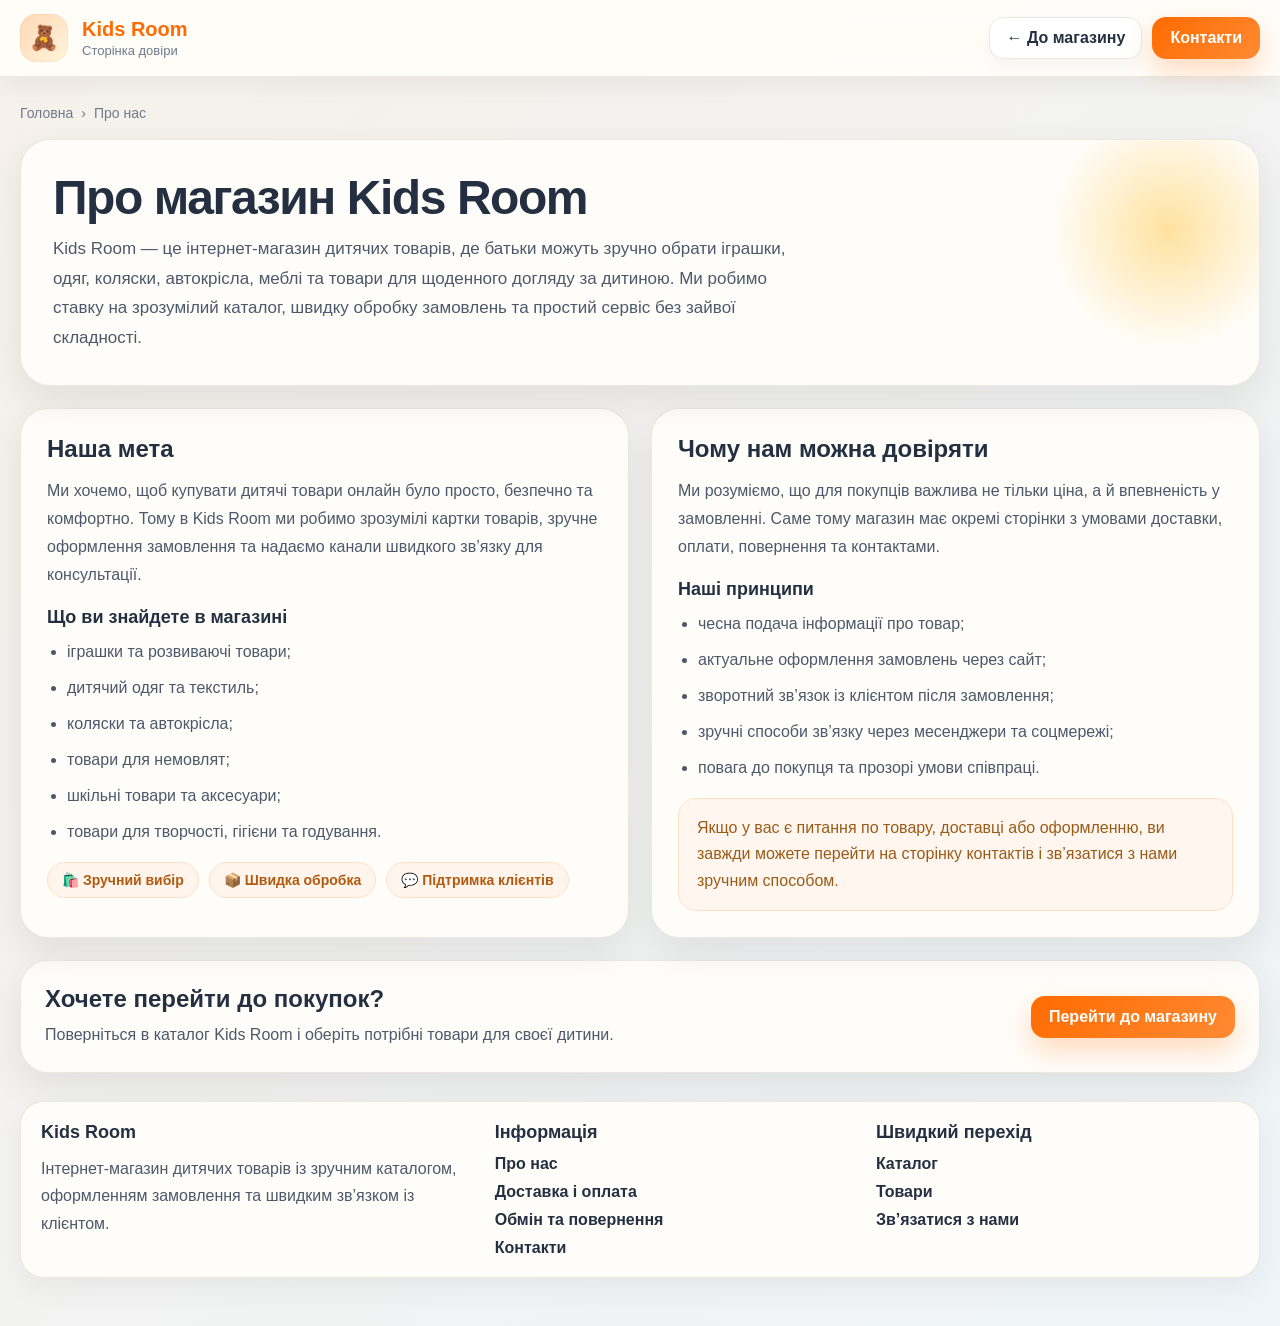
<file: about.html>
<!DOCTYPE html>
<html lang="uk">
<head>
  <meta charset="UTF-8">
  <meta name="viewport" content="width=device-width, initial-scale=1.0">
  <title>Kids Room — Про нас</title>
  <link rel="stylesheet" href="trust-pages.css">
</head>
<body class="trust-page-body">
  <header class="trust-topbar">
    <div class="trust-topbar-inner">
      <div class="trust-brand">
        <div class="trust-brand-logo">🧸</div>
        <div class="trust-brand-text">
          <span class="logo">Kids Room</span>
          <small>Сторінка довіри</small>
        </div>
      </div>

      <div class="trust-topbar-actions">
        <a class="trust-mini-btn" href="index.html">← До магазину</a>
        <a class="trust-primary-btn" href="contacts.html">Контакти</a>
      </div>
    </div>
  </header>

  <main class="trust-shell">
    <div class="trust-breadcrumbs">
      <a href="index.html">Головна</a>
      <span>›</span>
      <span>Про нас</span>
    </div>

    <section class="trust-hero">
      <h1>Про магазин Kids Room</h1>
      <p>
        Kids Room — це інтернет-магазин дитячих товарів, де батьки можуть зручно обрати
        іграшки, одяг, коляски, автокрісла, меблі та товари для щоденного догляду за дитиною.
        Ми робимо ставку на зрозумілий каталог, швидку обробку замовлень та простий сервіс без зайвої складності.
      </p>
    </section>

    <section class="trust-grid">
      <article class="trust-card">
        <h2>Наша мета</h2>
        <p>
          Ми хочемо, щоб купувати дитячі товари онлайн було просто, безпечно та комфортно.
          Тому в Kids Room ми робимо зрозумілі картки товарів, зручне оформлення замовлення
          та надаємо канали швидкого зв’язку для консультації.
        </p>

        <h3>Що ви знайдете в магазині</h3>
        <ul>
          <li>іграшки та розвиваючі товари;</li>
          <li>дитячий одяг та текстиль;</li>
          <li>коляски та автокрісла;</li>
          <li>товари для немовлят;</li>
          <li>шкільні товари та аксесуари;</li>
          <li>товари для творчості, гігієни та годування.</li>
        </ul>

        <div class="trust-badges">
          <span class="trust-badge">🛍️ Зручний вибір</span>
          <span class="trust-badge">📦 Швидка обробка</span>
          <span class="trust-badge">💬 Підтримка клієнтів</span>
        </div>
      </article>

      <article class="trust-card">
        <h2>Чому нам можна довіряти</h2>
        <p>
          Ми розуміємо, що для покупців важлива не тільки ціна, а й впевненість у замовленні.
          Саме тому магазин має окремі сторінки з умовами доставки, оплати, повернення та контактами.
        </p>

        <h3>Наші принципи</h3>
        <ul>
          <li>чесна подача інформації про товар;</li>
          <li>актуальне оформлення замовлень через сайт;</li>
          <li>зворотний зв’язок із клієнтом після замовлення;</li>
          <li>зручні способи зв’язку через месенджери та соцмережі;</li>
          <li>повага до покупця та прозорі умови співпраці.</li>
        </ul>

        <div class="trust-highlight">
          Якщо у вас є питання по товару, доставці або оформленню, ви завжди можете перейти
          на сторінку контактів і зв’язатися з нами зручним способом.
        </div>
      </article>
    </section>

    <section class="trust-cta">
      <div class="trust-cta-text">
        <h2>Хочете перейти до покупок?</h2>
        <p>Поверніться в каталог Kids Room і оберіть потрібні товари для своєї дитини.</p>
      </div>
      <a class="trust-primary-btn" href="index.html">Перейти до магазину</a>
    </section>

    <footer class="trust-footer">
      <div class="trust-footer-grid">
        <div>
          <h3>Kids Room</h3>
          <p>Інтернет-магазин дитячих товарів із зручним каталогом, оформленням замовлення та швидким зв’язком із клієнтом.</p>
        </div>
        <div>
          <h3>Інформація</h3>
          <div class="trust-footer-links">
            <a href="about.html">Про нас</a>
            <a href="delivery-payment.html">Доставка і оплата</a>
            <a href="returns.html">Обмін та повернення</a>
            <a href="contacts.html">Контакти</a>
          </div>
        </div>
        <div>
          <h3>Швидкий перехід</h3>
          <div class="trust-footer-links">
            <a href="index.html">Каталог</a>
            <a href="index.html#products">Товари</a>
            <a href="contacts.html">Зв’язатися з нами</a>
          </div>
        </div>
      </div>
    </footer>
  </main>
</body>
</html>
</file>
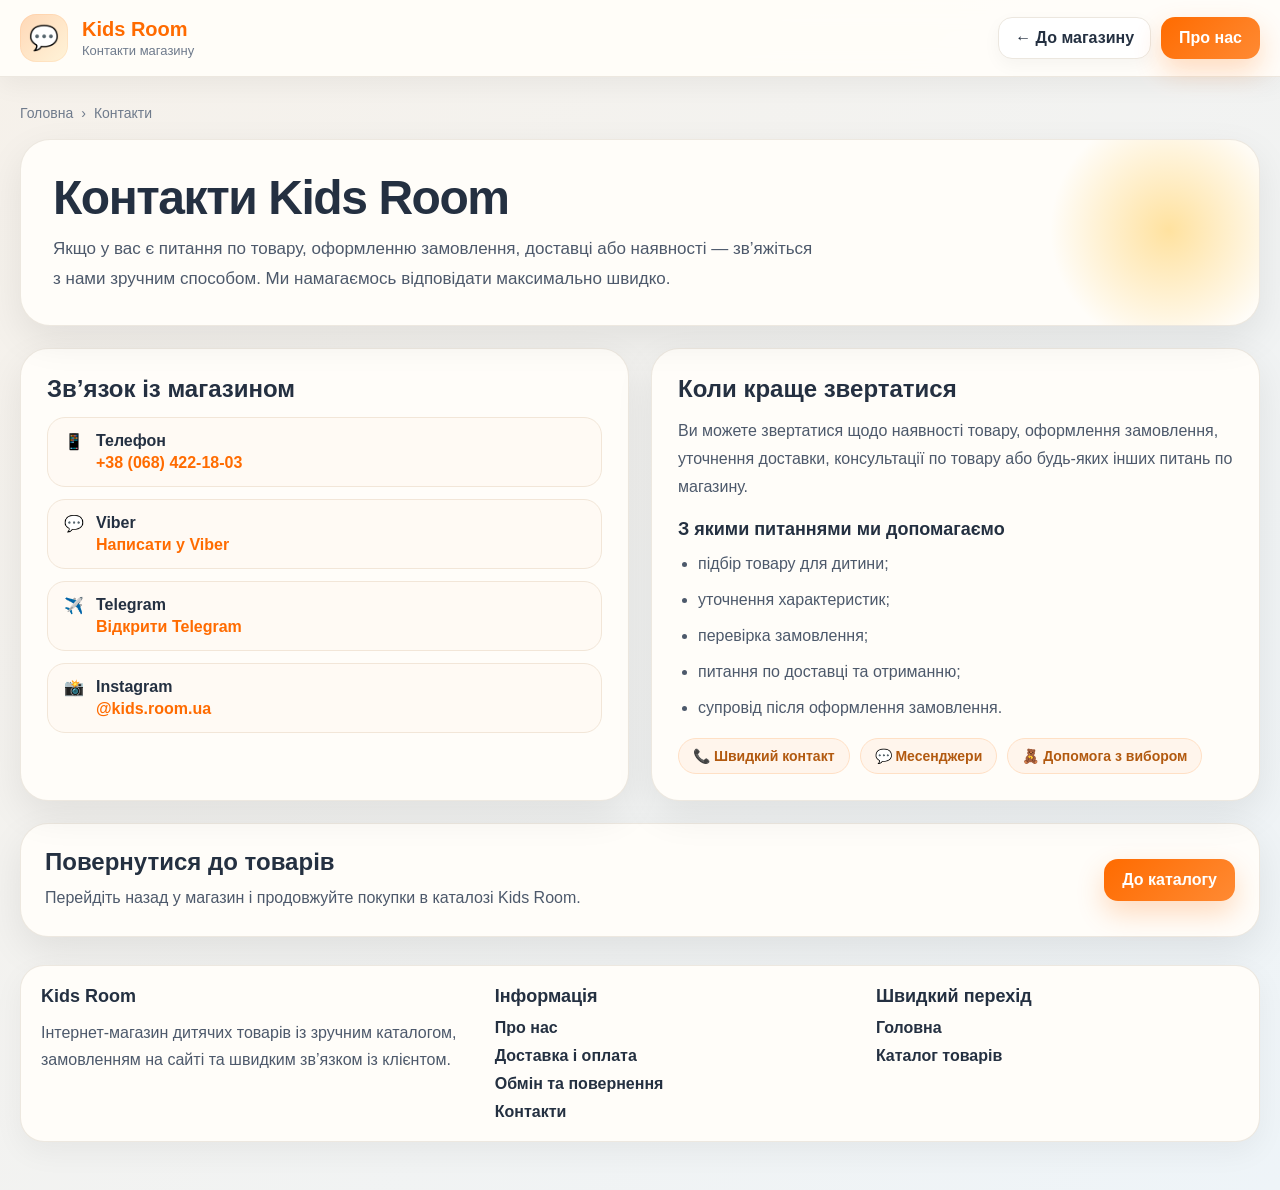
<file: contacts.html>
<!DOCTYPE html>
<html lang="uk">
<head>
  <meta charset="UTF-8">
  <meta name="viewport" content="width=device-width, initial-scale=1.0">
  <title>Kids Room — Контакти</title>
  <link rel="stylesheet" href="trust-pages.css">
</head>
<body class="trust-page-body">
  <header class="trust-topbar">
    <div class="trust-topbar-inner">
      <div class="trust-brand">
        <div class="trust-brand-logo">💬</div>
        <div class="trust-brand-text">
          <span class="logo">Kids Room</span>
          <small>Контакти магазину</small>
        </div>
      </div>

      <div class="trust-topbar-actions">
        <a class="trust-mini-btn" href="index.html">← До магазину</a>
        <a class="trust-primary-btn" href="about.html">Про нас</a>
      </div>
    </div>
  </header>

  <main class="trust-shell">
    <div class="trust-breadcrumbs">
      <a href="index.html">Головна</a>
      <span>›</span>
      <span>Контакти</span>
    </div>

    <section class="trust-hero">
      <h1>Контакти Kids Room</h1>
      <p>
        Якщо у вас є питання по товару, оформленню замовлення, доставці або наявності —
        зв’яжіться з нами зручним способом. Ми намагаємось відповідати максимально швидко.
      </p>
    </section>

    <section class="trust-grid">
      <article class="trust-card">
        <h2>Зв’язок із магазином</h2>

        <div class="trust-contact-list">
          <div class="trust-contact-item">
            <div>📱</div>
            <div>
              <strong>Телефон</strong>
              <a href="tel:+380684221803">+38 (068) 422-18-03</a>
            </div>
          </div>

          <div class="trust-contact-item">
            <div>💬</div>
            <div>
              <strong>Viber</strong>
              <a href="viber://chat?number=380684221803">Написати у Viber</a>
            </div>
          </div>

          <div class="trust-contact-item">
            <div>✈️</div>
            <div>
              <strong>Telegram</strong>
              <a href="https://t.me/380684221803" target="_blank" rel="noopener noreferrer">Відкрити Telegram</a>
            </div>
          </div>

          <div class="trust-contact-item">
            <div>📸</div>
            <div>
              <strong>Instagram</strong>
              <a href="https://www.instagram.com/kids.room.ua/" target="_blank" rel="noopener noreferrer">@kids.room.ua</a>
            </div>
          </div>
        </div>
      </article>

      <article class="trust-card">
        <h2>Коли краще звертатися</h2>
        <p>
          Ви можете звертатися щодо наявності товару, оформлення замовлення, уточнення доставки,
          консультації по товару або будь-яких інших питань по магазину.
        </p>

        <h3>З якими питаннями ми допомагаємо</h3>
        <ul>
          <li>підбір товару для дитини;</li>
          <li>уточнення характеристик;</li>
          <li>перевірка замовлення;</li>
          <li>питання по доставці та отриманню;</li>
          <li>супровід після оформлення замовлення.</li>
        </ul>

        <div class="trust-badges">
          <span class="trust-badge">📞 Швидкий контакт</span>
          <span class="trust-badge">💬 Месенджери</span>
          <span class="trust-badge">🧸 Допомога з вибором</span>
        </div>
      </article>
    </section>

    <section class="trust-cta">
      <div class="trust-cta-text">
        <h2>Повернутися до товарів</h2>
        <p>Перейдіть назад у магазин і продовжуйте покупки в каталозі Kids Room.</p>
      </div>
      <a class="trust-primary-btn" href="index.html">До каталогу</a>
    </section>

    <footer class="trust-footer">
      <div class="trust-footer-grid">
        <div>
          <h3>Kids Room</h3>
          <p>Інтернет-магазин дитячих товарів із зручним каталогом, замовленням на сайті та швидким зв’язком із клієнтом.</p>
        </div>
        <div>
          <h3>Інформація</h3>
          <div class="trust-footer-links">
            <a href="about.html">Про нас</a>
            <a href="delivery-payment.html">Доставка і оплата</a>
            <a href="returns.html">Обмін та повернення</a>
            <a href="contacts.html">Контакти</a>
          </div>
        </div>
        <div>
          <h3>Швидкий перехід</h3>
          <div class="trust-footer-links">
            <a href="index.html">Головна</a>
            <a href="index.html#products">Каталог товарів</a>
          </div>
        </div>
      </div>
    </footer>
  </main>
</body>
</html>
</file>
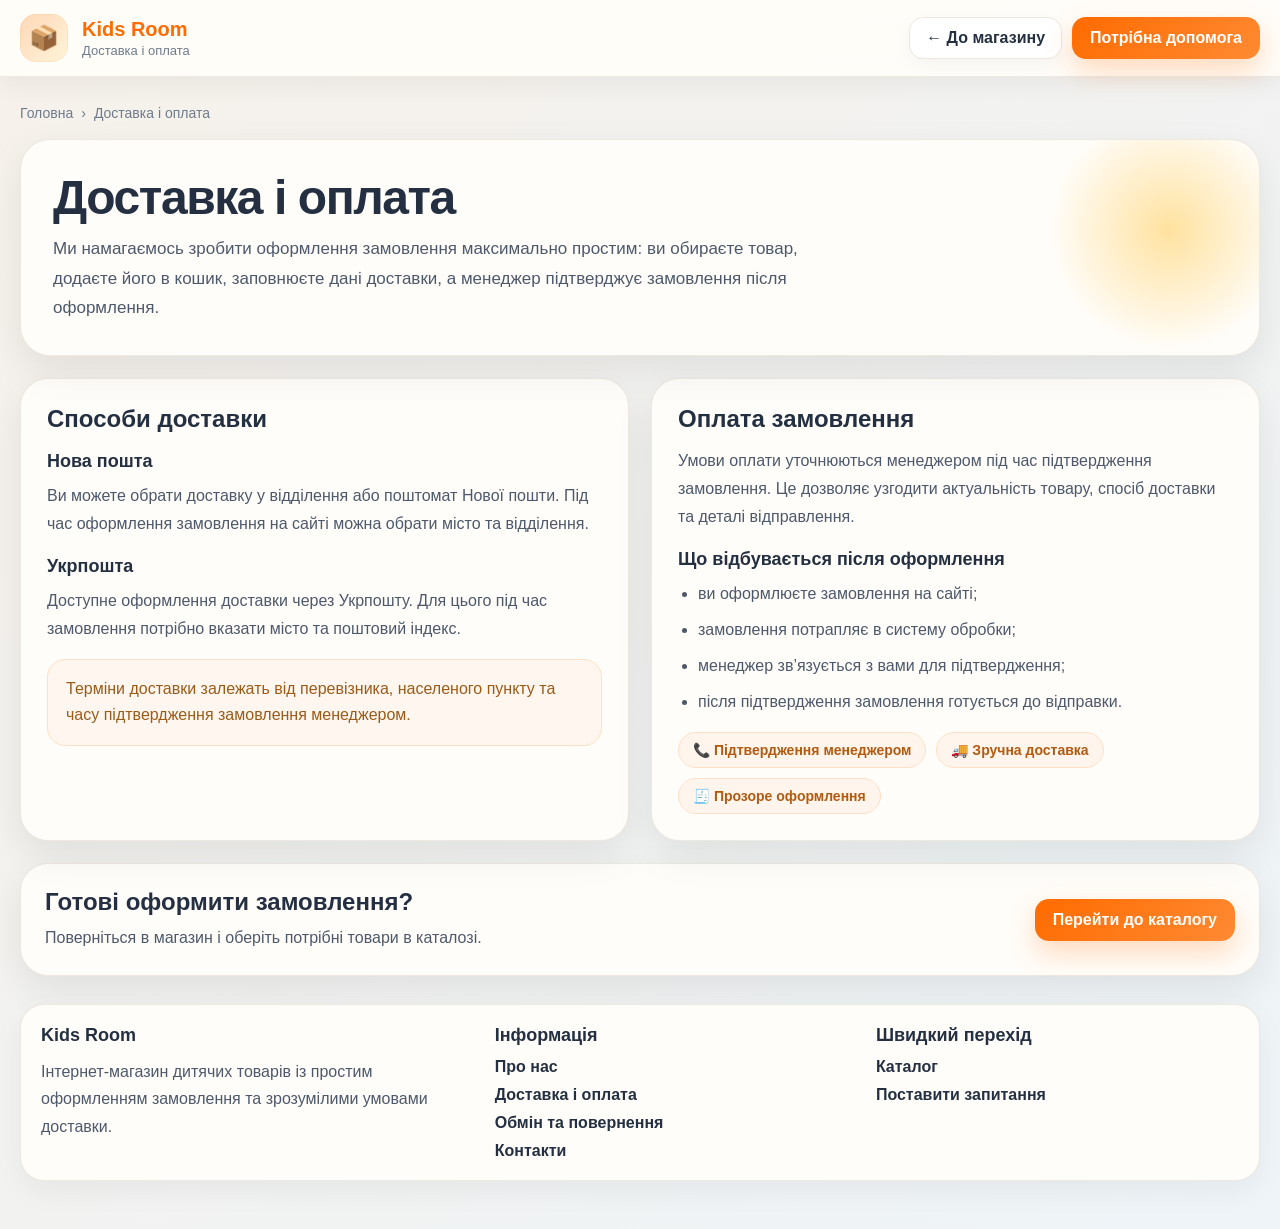
<file: delivery-payment.html>
<!DOCTYPE html>
<html lang="uk">
<head>
  <meta charset="UTF-8">
  <meta name="viewport" content="width=device-width, initial-scale=1.0">
  <title>Kids Room — Доставка і оплата</title>
  <link rel="stylesheet" href="trust-pages.css">
</head>
<body class="trust-page-body">
  <header class="trust-topbar">
    <div class="trust-topbar-inner">
      <div class="trust-brand">
        <div class="trust-brand-logo">📦</div>
        <div class="trust-brand-text">
          <span class="logo">Kids Room</span>
          <small>Доставка і оплата</small>
        </div>
      </div>

      <div class="trust-topbar-actions">
        <a class="trust-mini-btn" href="index.html">← До магазину</a>
        <a class="trust-primary-btn" href="contacts.html">Потрібна допомога</a>
      </div>
    </div>
  </header>

  <main class="trust-shell">
    <div class="trust-breadcrumbs">
      <a href="index.html">Головна</a>
      <span>›</span>
      <span>Доставка і оплата</span>
    </div>

    <section class="trust-hero">
      <h1>Доставка і оплата</h1>
      <p>
        Ми намагаємось зробити оформлення замовлення максимально простим:
        ви обираєте товар, додаєте його в кошик, заповнюєте дані доставки,
        а менеджер підтверджує замовлення після оформлення.
      </p>
    </section>

    <section class="trust-grid">
      <article class="trust-card">
        <h2>Способи доставки</h2>

        <h3>Нова пошта</h3>
        <p>
          Ви можете обрати доставку у відділення або поштомат Нової пошти.
          Під час оформлення замовлення на сайті можна обрати місто та відділення.
        </p>

        <h3>Укрпошта</h3>
        <p>
          Доступне оформлення доставки через Укрпошту. Для цього під час замовлення
          потрібно вказати місто та поштовий індекс.
        </p>

        <div class="trust-highlight">
          Терміни доставки залежать від перевізника, населеного пункту та часу підтвердження замовлення менеджером.
        </div>
      </article>

      <article class="trust-card">
        <h2>Оплата замовлення</h2>

        <p>
          Умови оплати уточнюються менеджером під час підтвердження замовлення.
          Це дозволяє узгодити актуальність товару, спосіб доставки та деталі відправлення.
        </p>

        <h3>Що відбувається після оформлення</h3>
        <ul>
          <li>ви оформлюєте замовлення на сайті;</li>
          <li>замовлення потрапляє в систему обробки;</li>
          <li>менеджер зв’язується з вами для підтвердження;</li>
          <li>після підтвердження замовлення готується до відправки.</li>
        </ul>

        <div class="trust-badges">
          <span class="trust-badge">📞 Підтвердження менеджером</span>
          <span class="trust-badge">🚚 Зручна доставка</span>
          <span class="trust-badge">🧾 Прозоре оформлення</span>
        </div>
      </article>
    </section>

    <section class="trust-cta">
      <div class="trust-cta-text">
        <h2>Готові оформити замовлення?</h2>
        <p>Поверніться в магазин і оберіть потрібні товари в каталозі.</p>
      </div>
      <a class="trust-primary-btn" href="index.html">Перейти до каталогу</a>
    </section>

    <footer class="trust-footer">
      <div class="trust-footer-grid">
        <div>
          <h3>Kids Room</h3>
          <p>Інтернет-магазин дитячих товарів із простим оформленням замовлення та зрозумілими умовами доставки.</p>
        </div>
        <div>
          <h3>Інформація</h3>
          <div class="trust-footer-links">
            <a href="about.html">Про нас</a>
            <a href="delivery-payment.html">Доставка і оплата</a>
            <a href="returns.html">Обмін та повернення</a>
            <a href="contacts.html">Контакти</a>
          </div>
        </div>
        <div>
          <h3>Швидкий перехід</h3>
          <div class="trust-footer-links">
            <a href="index.html">Каталог</a>
            <a href="contacts.html">Поставити запитання</a>
          </div>
        </div>
      </div>
    </footer>
  </main>
</body>
</html>
</file>
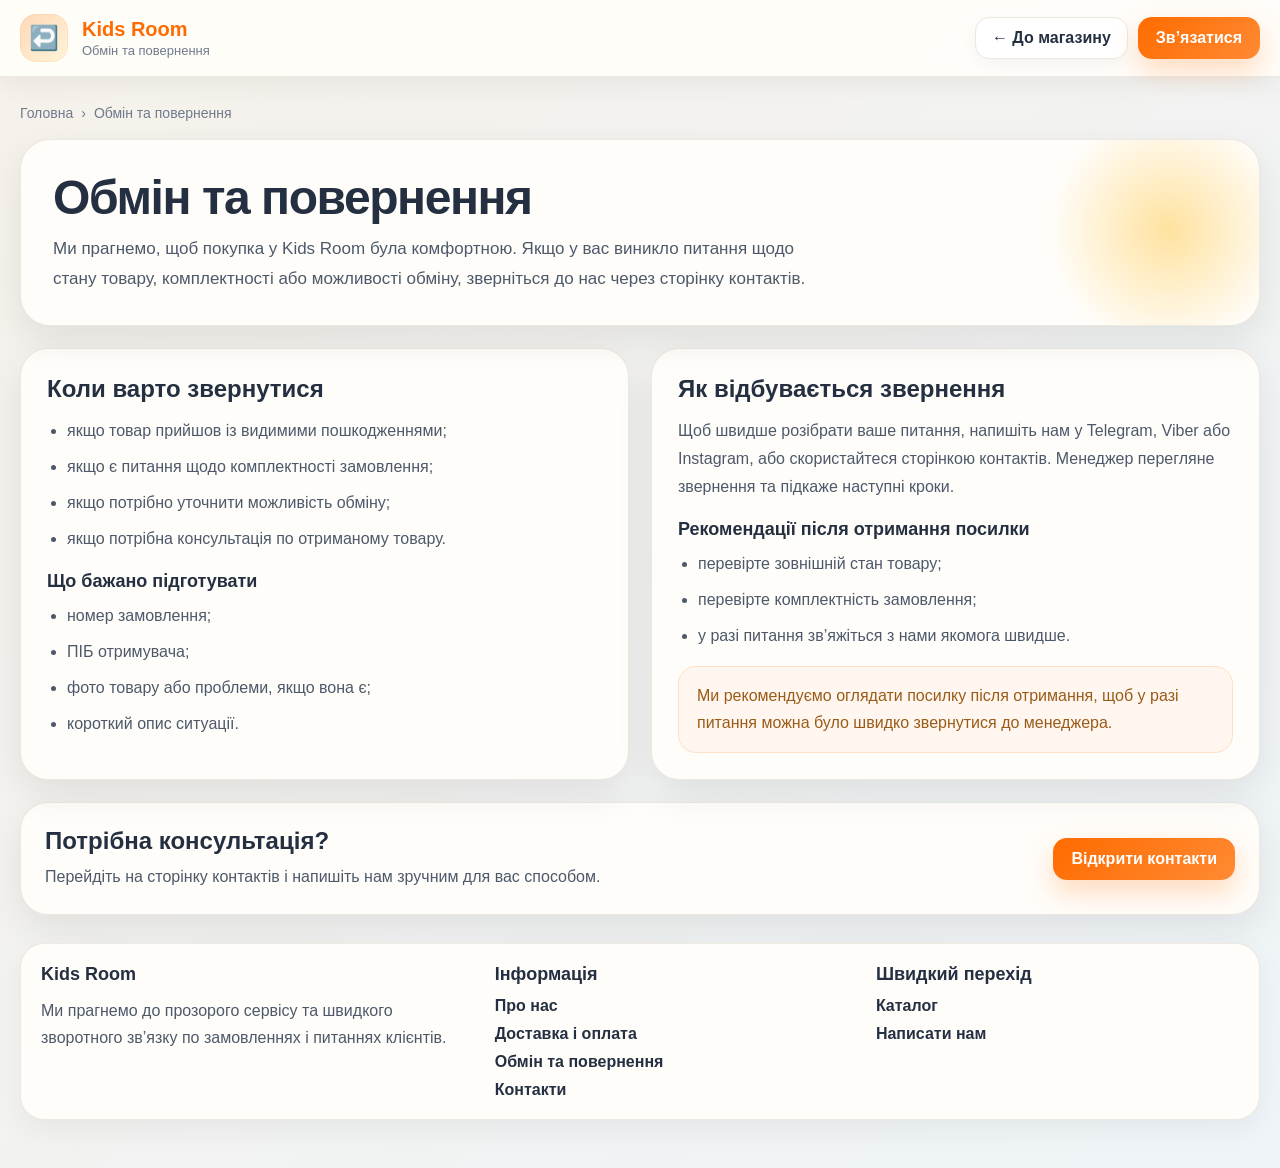
<file: returns.html>
<!DOCTYPE html>
<html lang="uk">
<head>
  <meta charset="UTF-8">
  <meta name="viewport" content="width=device-width, initial-scale=1.0">
  <title>Kids Room — Обмін та повернення</title>
  <link rel="stylesheet" href="trust-pages.css">
</head>
<body class="trust-page-body">
  <header class="trust-topbar">
    <div class="trust-topbar-inner">
      <div class="trust-brand">
        <div class="trust-brand-logo">↩️</div>
        <div class="trust-brand-text">
          <span class="logo">Kids Room</span>
          <small>Обмін та повернення</small>
        </div>
      </div>

      <div class="trust-topbar-actions">
        <a class="trust-mini-btn" href="index.html">← До магазину</a>
        <a class="trust-primary-btn" href="contacts.html">Зв’язатися</a>
      </div>
    </div>
  </header>

  <main class="trust-shell">
    <div class="trust-breadcrumbs">
      <a href="index.html">Головна</a>
      <span>›</span>
      <span>Обмін та повернення</span>
    </div>

    <section class="trust-hero">
      <h1>Обмін та повернення</h1>
      <p>
        Ми прагнемо, щоб покупка у Kids Room була комфортною. Якщо у вас виникло питання
        щодо стану товару, комплектності або можливості обміну, зверніться до нас через сторінку контактів.
      </p>
    </section>

    <section class="trust-grid">
      <article class="trust-card">
        <h2>Коли варто звернутися</h2>
        <ul>
          <li>якщо товар прийшов із видимими пошкодженнями;</li>
          <li>якщо є питання щодо комплектності замовлення;</li>
          <li>якщо потрібно уточнити можливість обміну;</li>
          <li>якщо потрібна консультація по отриманому товару.</li>
        </ul>

        <h3>Що бажано підготувати</h3>
        <ul>
          <li>номер замовлення;</li>
          <li>ПІБ отримувача;</li>
          <li>фото товару або проблеми, якщо вона є;</li>
          <li>короткий опис ситуації.</li>
        </ul>
      </article>

      <article class="trust-card">
        <h2>Як відбувається звернення</h2>
        <p>
          Щоб швидше розібрати ваше питання, напишіть нам у Telegram, Viber або Instagram,
          або скористайтеся сторінкою контактів. Менеджер перегляне звернення та підкаже наступні кроки.
        </p>

        <h3>Рекомендації після отримання посилки</h3>
        <ul>
          <li>перевірте зовнішній стан товару;</li>
          <li>перевірте комплектність замовлення;</li>
          <li>у разі питання зв’яжіться з нами якомога швидше.</li>
        </ul>

        <div class="trust-highlight">
          Ми рекомендуємо оглядати посилку після отримання, щоб у разі питання можна було швидко звернутися до менеджера.
        </div>
      </article>
    </section>

    <section class="trust-cta">
      <div class="trust-cta-text">
        <h2>Потрібна консультація?</h2>
        <p>Перейдіть на сторінку контактів і напишіть нам зручним для вас способом.</p>
      </div>
      <a class="trust-primary-btn" href="contacts.html">Відкрити контакти</a>
    </section>

    <footer class="trust-footer">
      <div class="trust-footer-grid">
        <div>
          <h3>Kids Room</h3>
          <p>Ми прагнемо до прозорого сервісу та швидкого зворотного зв’язку по замовленнях і питаннях клієнтів.</p>
        </div>
        <div>
          <h3>Інформація</h3>
          <div class="trust-footer-links">
            <a href="about.html">Про нас</a>
            <a href="delivery-payment.html">Доставка і оплата</a>
            <a href="returns.html">Обмін та повернення</a>
            <a href="contacts.html">Контакти</a>
          </div>
        </div>
        <div>
          <h3>Швидкий перехід</h3>
          <div class="trust-footer-links">
            <a href="index.html">Каталог</a>
            <a href="contacts.html">Написати нам</a>
          </div>
        </div>
      </div>
    </footer>
  </main>
</body>
</html>
</file>
<file: trust-pages.css>
:root{
  --kr-orange:#ff6b00;
  --kr-orange-dark:#ea5a00;
  --kr-bg:#f5f2ec;
  --kr-card:#fffdf9;
  --kr-text:#243041;
  --kr-muted:#6f7b8c;
  --kr-line:#ece7df;
  --kr-shadow:0 14px 38px rgba(0,0,0,0.08);
}

*{
  box-sizing:border-box;
}

body.trust-page-body{
  margin:0;
  font-family:Arial,sans-serif;
  background:linear-gradient(135deg,#f6f1ea 0%,#eef4f8 100%);
  color:var(--kr-text);
  min-height:100vh;
}

.trust-topbar{
  position:sticky;
  top:0;
  z-index:1100;
  backdrop-filter:blur(12px);
  background:rgba(255,253,249,0.94);
  border-bottom:1px solid rgba(236,231,223,0.95);
  box-shadow:0 8px 24px rgba(0,0,0,0.05);
}

.trust-topbar-inner{
  max-width:1280px;
  margin:0 auto;
  padding:14px 20px;
  display:flex;
  align-items:center;
  justify-content:space-between;
  gap:16px;
}

.trust-brand{
  display:flex;
  align-items:center;
  gap:14px;
  min-width:0;
}

.trust-brand-logo{
  width:48px;
  height:48px;
  border-radius:16px;
  background:linear-gradient(135deg,#ffd8b7,#fff4d9);
  display:flex;
  align-items:center;
  justify-content:center;
  font-size:24px;
  box-shadow:inset 0 0 0 1px rgba(255,107,0,0.08);
  flex-shrink:0;
}

.trust-brand-text{
  min-width:0;
}

.trust-brand-text .logo{
  display:block;
  font-size:20px;
  line-height:1.1;
  color:var(--kr-orange);
  font-weight:800;
}

.trust-brand-text small{
  display:block;
  color:var(--kr-muted);
  margin-top:3px;
  font-size:13px;
}

.trust-topbar-actions{
  display:flex;
  align-items:center;
  gap:10px;
  flex-wrap:wrap;
}

.trust-mini-btn,
.trust-primary-btn{
  border:none;
  border-radius:14px;
  cursor:pointer;
  font-weight:700;
  transition:transform .18s ease, box-shadow .18s ease, background .18s ease;
  text-decoration:none;
  display:inline-flex;
  align-items:center;
  justify-content:center;
}

.trust-mini-btn:hover,
.trust-primary-btn:hover{
  transform:translateY(-1px);
}

.trust-mini-btn{
  padding:11px 16px;
  background:#fff;
  color:var(--kr-text);
  border:1px solid var(--kr-line);
  box-shadow:0 6px 18px rgba(0,0,0,0.04);
}

.trust-primary-btn{
  padding:12px 18px;
  background:linear-gradient(135deg,var(--kr-orange) 0%,#ff8a33 100%);
  color:#fff;
  box-shadow:0 12px 28px rgba(255,107,0,0.24);
}

.trust-shell{
  max-width:1280px;
  margin:0 auto;
  padding:28px 20px 48px;
}

.trust-breadcrumbs{
  display:flex;
  align-items:center;
  gap:8px;
  flex-wrap:wrap;
  font-size:14px;
  color:var(--kr-muted);
  margin-bottom:18px;
}

.trust-breadcrumbs a{
  color:inherit;
  text-decoration:none;
}

.trust-breadcrumbs a:hover{
  color:var(--kr-orange);
}

.trust-hero{
  background:var(--kr-card);
  border:1px solid rgba(236,231,223,0.95);
  border-radius:30px;
  box-shadow:var(--kr-shadow);
  padding:32px;
  margin-bottom:22px;
  position:relative;
  overflow:hidden;
}

.trust-hero::before{
  content:"";
  position:absolute;
  width:240px;
  height:240px;
  border-radius:50%;
  right:-30px;
  top:-30px;
  background:radial-gradient(circle,#ffd36f 0%,rgba(255,211,111,0) 70%);
  opacity:.65;
}

.trust-hero h1{
  margin:0 0 10px;
  font-size:clamp(32px,4vw,48px);
  line-height:1.08;
  letter-spacing:-0.03em;
  position:relative;
  z-index:1;
}

.trust-hero p{
  margin:0;
  max-width:760px;
  color:#4d596b;
  line-height:1.75;
  font-size:17px;
  position:relative;
  z-index:1;
}

.trust-grid{
  display:grid;
  grid-template-columns:repeat(2,minmax(0,1fr));
  gap:22px;
}

.trust-card{
  background:var(--kr-card);
  border:1px solid rgba(236,231,223,0.95);
  border-radius:28px;
  box-shadow:var(--kr-shadow);
  padding:26px;
}

.trust-card h2{
  margin:0 0 14px;
  font-size:24px;
  color:var(--kr-text);
}

.trust-card h3{
  margin:18px 0 10px;
  font-size:18px;
  color:var(--kr-text);
}

.trust-card p{
  margin:0 0 12px;
  color:#4d596b;
  line-height:1.75;
  font-size:16px;
}

.trust-card ul{
  margin:0;
  padding-left:20px;
  color:#4d596b;
  line-height:1.75;
}

.trust-card li + li{
  margin-top:8px;
}

.trust-badges{
  display:flex;
  flex-wrap:wrap;
  gap:10px;
  margin-top:16px;
}

.trust-badge{
  display:inline-flex;
  align-items:center;
  gap:8px;
  padding:9px 14px;
  border-radius:999px;
  font-size:14px;
  font-weight:700;
  background:#fff5ec;
  color:#b25a10;
  border:1px solid #ffe0c5;
}

.trust-highlight{
  margin-top:16px;
  padding:16px 18px;
  background:#fff7ef;
  border:1px solid #ffe0c4;
  color:#9a5b18;
  border-radius:18px;
  line-height:1.65;
}

.trust-contact-list{
  display:grid;
  gap:12px;
}

.trust-contact-item{
  display:flex;
  align-items:flex-start;
  gap:12px;
  padding:14px 16px;
  border-radius:18px;
  background:#fffaf4;
  border:1px solid #f2e6d8;
}

.trust-contact-item strong{
  display:block;
  margin-bottom:4px;
}

.trust-contact-item a{
  color:var(--kr-orange);
  text-decoration:none;
  font-weight:700;
}

.trust-contact-item a:hover{
  text-decoration:underline;
}

.trust-cta{
  margin-top:22px;
  background:var(--kr-card);
  border:1px solid rgba(236,231,223,0.95);
  border-radius:28px;
  box-shadow:var(--kr-shadow);
  padding:24px;
  display:flex;
  align-items:center;
  justify-content:space-between;
  gap:18px;
  flex-wrap:wrap;
}

.trust-cta-text h2{
  margin:0 0 8px;
  font-size:24px;
}

.trust-cta-text p{
  margin:0;
  color:#4d596b;
  line-height:1.7;
}

.trust-footer{
  margin-top:28px;
  background:#fffdf9;
  border:1px solid rgba(236,231,223,0.95);
  border-radius:24px;
  box-shadow:0 10px 30px rgba(0,0,0,0.05);
  padding:20px;
}

.trust-footer-grid{
  display:grid;
  grid-template-columns:1.2fr 1fr 1fr;
  gap:18px;
}

.trust-footer h3{
  margin:0 0 12px;
  font-size:18px;
}

.trust-footer p{
  margin:0;
  color:#4d596b;
  line-height:1.7;
}

.trust-footer-links{
  display:flex;
  flex-direction:column;
  gap:10px;
}

.trust-footer-links a{
  color:var(--kr-text);
  text-decoration:none;
  font-weight:700;
}

.trust-footer-links a:hover{
  color:var(--kr-orange);
}

@media (max-width:960px){
  .trust-grid,
  .trust-footer-grid{
    grid-template-columns:1fr;
  }
}

@media (max-width:768px){
  .trust-topbar-inner{
    padding:12px 14px;
  }

  .trust-shell{
    padding:18px 12px 30px;
  }

  .trust-hero,
  .trust-card,
  .trust-footer,
  .trust-cta{
    border-radius:24px;
    padding:18px;
  }

  .trust-brand-logo{
    width:42px;
    height:42px;
    border-radius:14px;
  }

  .trust-brand-text .logo{
    font-size:18px;
  }
}

@media (max-width:520px){
  .trust-brand-text small{
    display:none;
  }

  .trust-topbar-actions{
    width:100%;
    justify-content:space-between;
  }

  .trust-mini-btn,
  .trust-primary-btn{
    flex:1;
  }

  .trust-hero h1{
    font-size:30px;
  }

  .trust-card h2{
    font-size:22px;
  }
}
</file>
